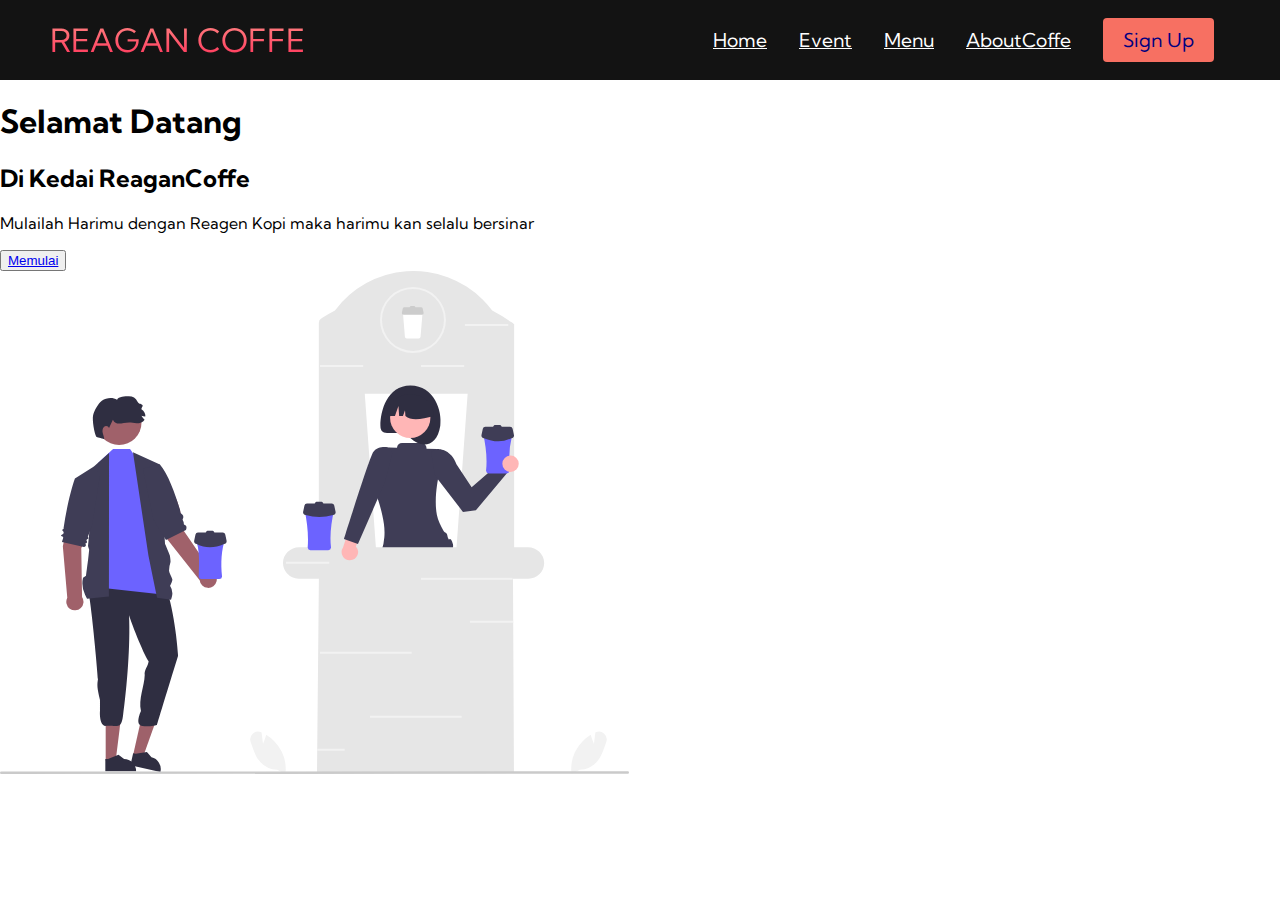
<file: index.html>
<!DOCTYPE html>
<html lang="en">
    <head>
        <meta charset="UTF-8" />
        <meta http-equiv="X-UA-Compatible" content="IE=edge" />
        <link type="text/css" rel="stylesheet" href="style.css" />
        <meta name="viewport" content="width=device-width, initial-scale=1.0" />
        <title>Reagan Coffe</title>
        <link href="https://fonts.googleapis.com/css2?family=Kumbh+Sans:wght@400;700&display=swap" rel="stylesheet">
    </head>
    <body>
        <nav class="navbar">
            <div class="navbar__container">
                <a href="/" id="navbar__logo">REAGAN COFFE</a>
                <div class="navbar__toggle" id="mobile-menu">
                    <span class="bar"></span>
                    <span class="bar"></span>
                    <span class="bar"></span>
                </div>
                <ul class="navbar__menu">
                    <li class="navbar__item">
                        <a href="/index.html" class="navbar__links">Home</a>
                    </li>
                    <li class="navbar__item">
                        <a href="/event.html" class="navbar__links">Event</a>
                    </li>
                    <li class="navbar__item">
                        <a href="/menu.html" class="navbar__links">Menu</a>
                    </li>
                    <li class="navbar__item">
                        <a href="/Aboutcoffe.html" class="navbar__links">AboutCoffe</a>
                    </li>
                    <li class="navbar__btn">
                        <a href="/index.html" class="button">Sign Up</a></li>
                    </li>
                </ul>
            </div>
        </nav>

        <!-- Page Awal -->
        <div class="main">
            <div class="main__container">
                <div class="main__content">
                    <h1>Selamat Datang</h1>
                    <h2>Di Kedai ReaganCoffe</h2>
                    <p>Mulailah Harimu dengan Reagen Kopi maka harimu kan selalu bersinar</p>
                    <button class="main__btn"><a href="/">Memulai</a></button>
                </div>
                <div class="main__img--container">
                    <img src="images/iced.svg" alt="pic" id="main__img" />
                </div>
            </div>
        </div>

        <script src="app.js"></script>
    </body>
</html>
</file>
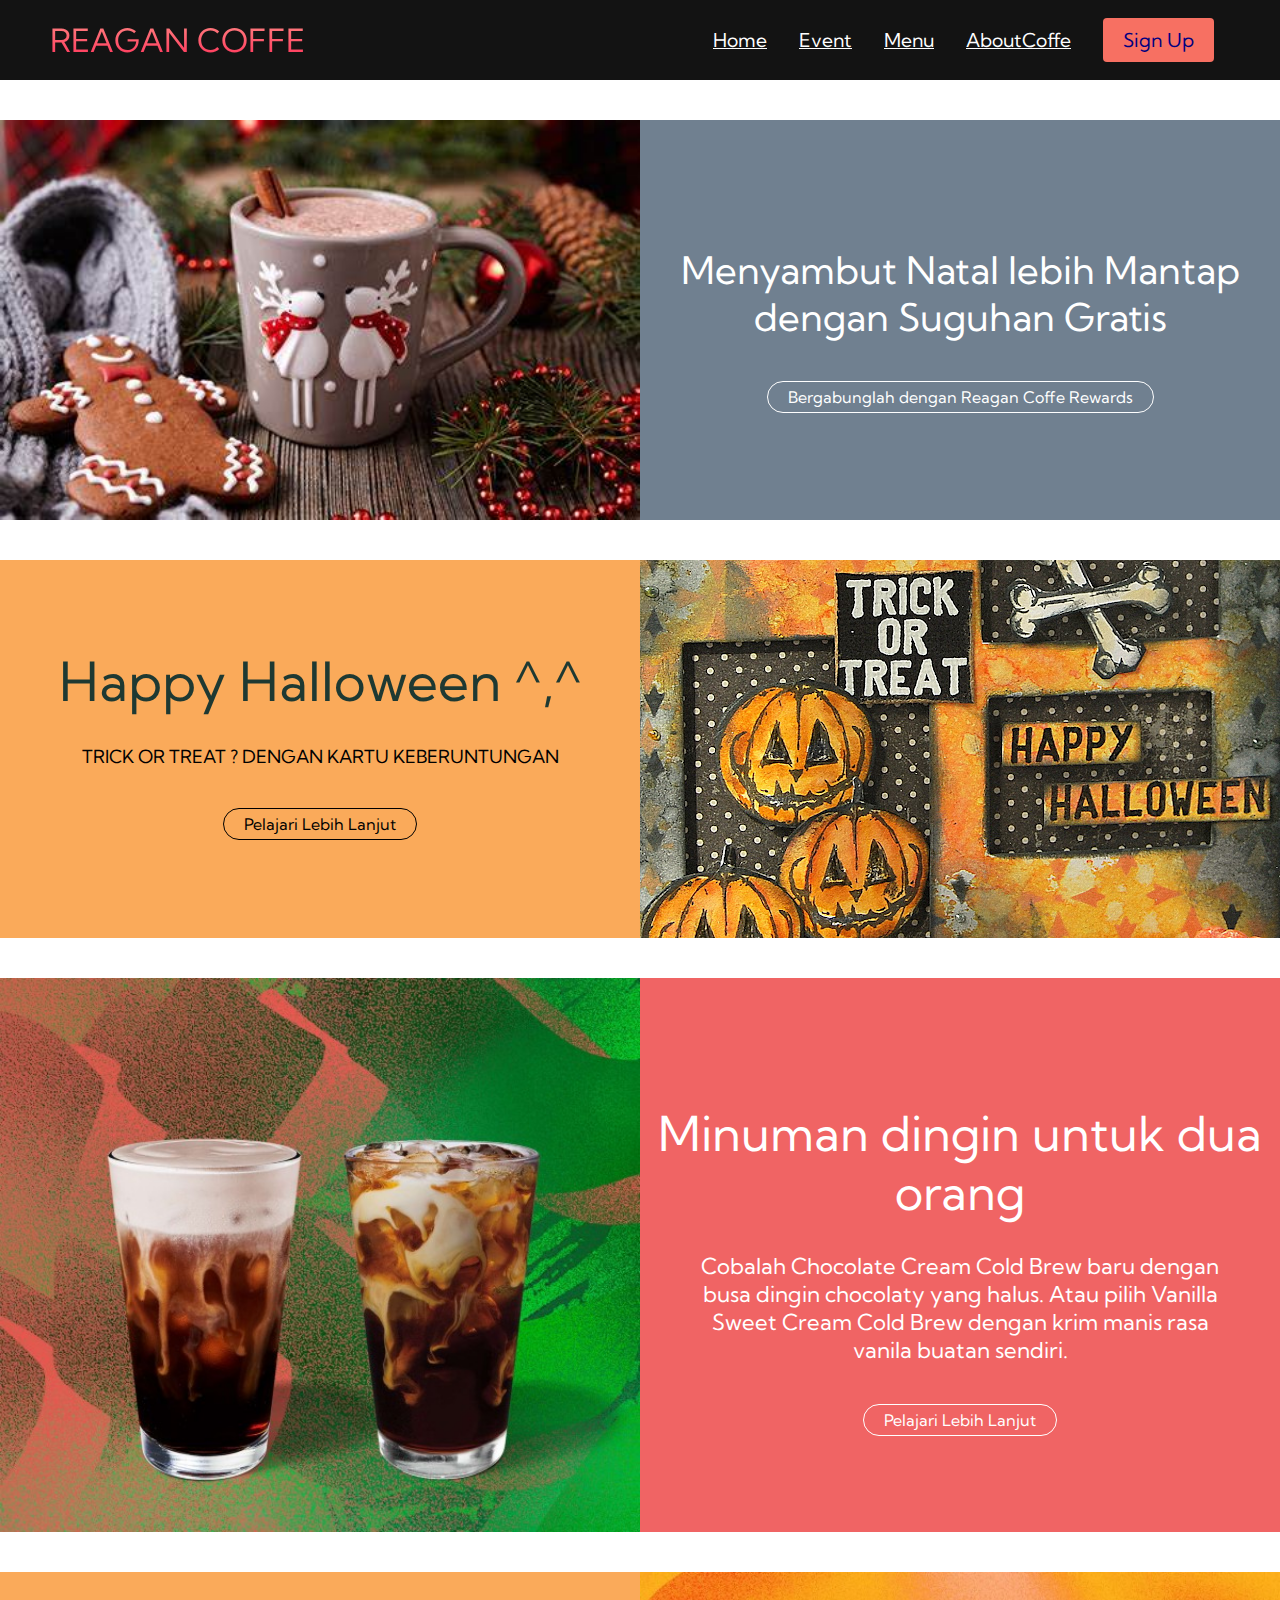
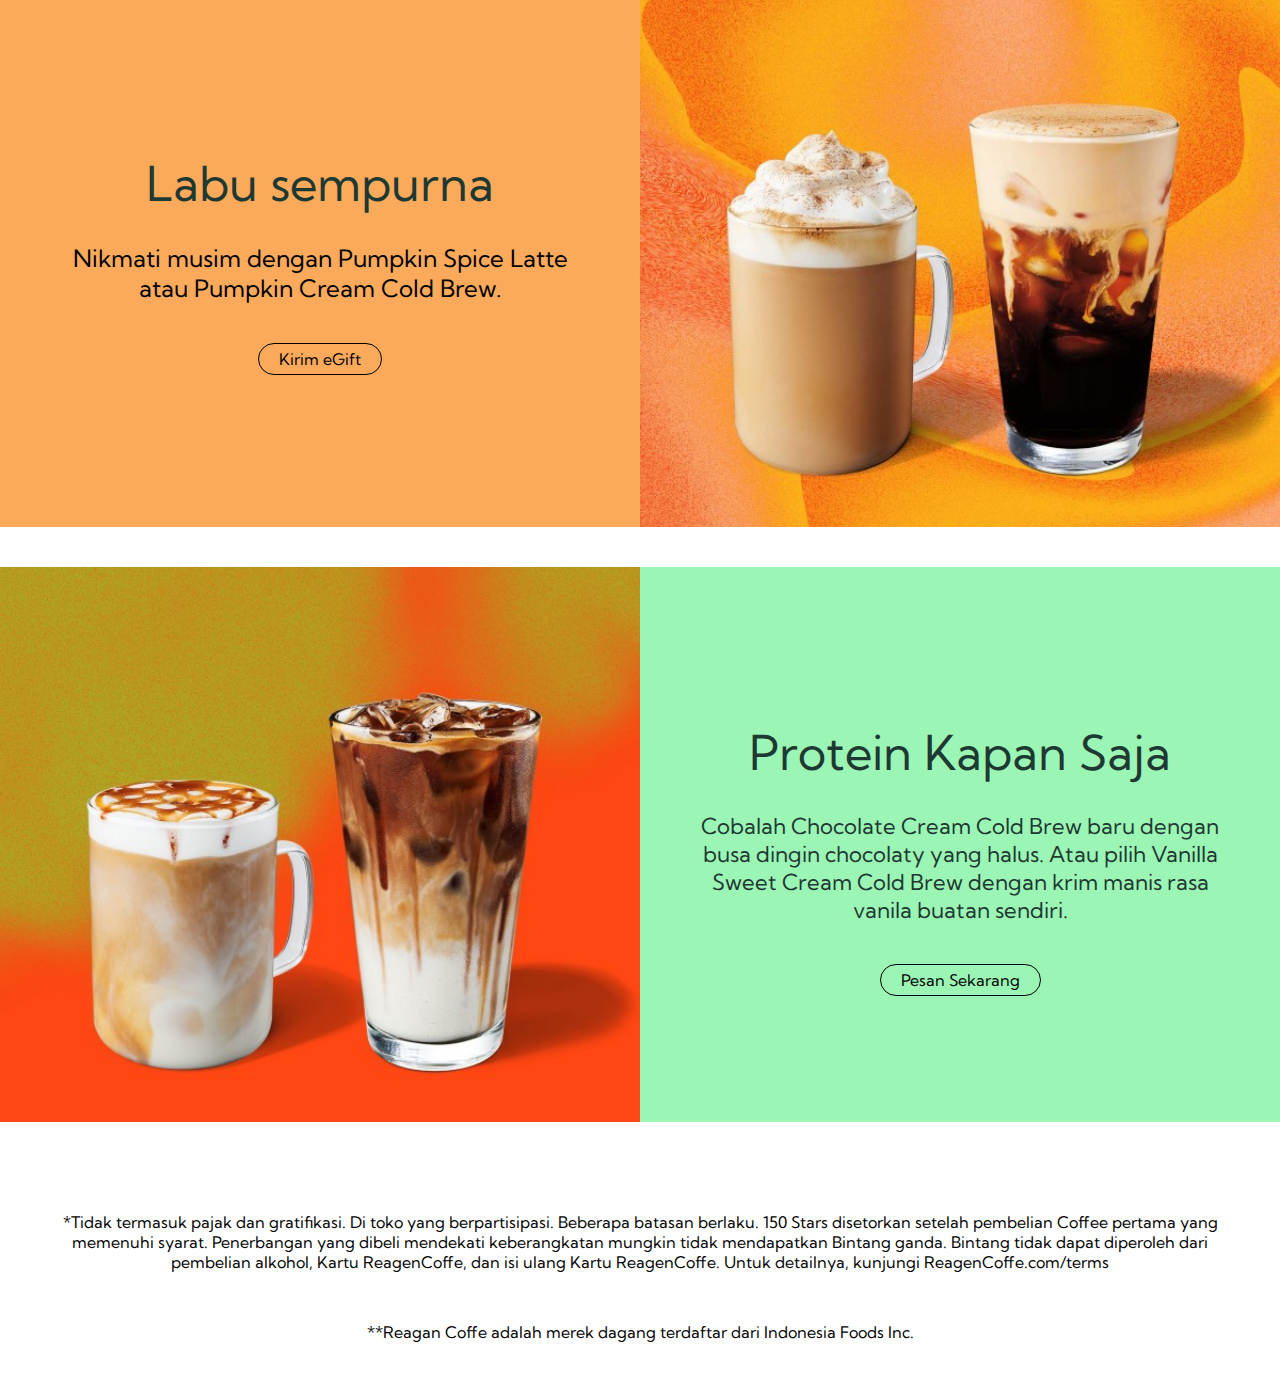
<file: event.html>
<!DOCTYPE html>
<html lang="en">
    <head>
        <meta charset="UTF-8" />
        <meta http-equiv="X-UA-Compatible" content="IE=edge" />
        <link type="text/css" rel="stylesheet" href="style.css" />
        <meta name="viewport" content="width=device-width, initial-scale=1.0" />
        <title>Reagan Coffe</title>
        <link href="https://fonts.googleapis.com/css2?family=Kumbh+Sans:wght@400;700&display=swap" rel="stylesheet">
    </head>
    <body>
        <nav class="navbar">
            <div class="navbar__container">
                <a href="/" id="navbar__logo">REAGAN COFFE</a>
                <div class="navbar__toggle" id="mobile-menu">
                    <span class="bar"></span>
                    <span class="bar"></span>
                    <span class="bar"></span>
                </div>
                <ul class="navbar__menu">
                    <li class="navbar__item">
                        <a href="/index.html" class="navbar__links">Home</a>
                    </li>
                    <li class="navbar__item">
                        <a href="/event.html" class="navbar__links">Event</a>
                    </li>
                    <li class="navbar__item">
                        <a href="/menu.html" class="navbar__links">Menu</a>
                    </li>
                    <li class="navbar__item">
                        <a href="/Aboutcoffe.html" class="navbar__links">AboutCoffe</a>
                    </li>
                    <li class="navbar__btn">
                        <a href="/index.html" class="button">Sign Up</a>
                    </li>
                </ul>
            </div>
        </nav>
        <script src="app.js"></script>
        <div class="container">
            <div class="product-container">
                <div class="product" style="background-color: 	#708090">
                    <div class="product-left">
                        <img
                            alt="Starbucks products with gold stars featured on a pink and purple gradient background."
                            class="block"
                            src="images/natal.jpg" width="800"  
                        />
                    </div>
                    <div class="product-right">
                        <div
                            class="product-title"
                            style="font-size: 38px; margin-top: 50px"
                        >
                        Menyambut Natal lebih Mantap dengan Suguhan Gratis
                        </div>
                        <div
                            class="product-button product-button-white"
                            style="margin-top: 40px"
                        >
                            Bergabunglah dengan Reagan Coffe Rewards   
                        </div>
                    </div>
                </div>
            </div>
            <ProductContainer class="product-container">
                <div class="product" style="background-color: #faaa5a">
                    <div class="product-right">
                        <Judul
                            class="product-title"
                            style="
                                font-size: 54px;
                                margin-top: 20px;
                                color: #1e3932;
                            "
                        >
                            Happy Halloween ^,^
                        </Judul>
                        <div class="product-description">
                            TRICK OR TREAT ?
                            DENGAN KARTU KEBERUNTUNGAN
                        </div>
                        <div
                            class="product-button product-button-black"
                            style="margin-top: 10px"
                        >
                            Pelajari Lebih Lanjut
                        </div>
                    </div>
                    <div class="product-left">
                        <img alt="Gift card says, “Merry Christmas” against a dark silhouette of trees and illustrated eyes." class="block" src="images/Scared.JPG" width="900">
                    </div>
                </div>
            </ProductContainer>
            <ProductContainer class="product-container">
                <div class="product" style="background-color: #f06464">
                    <div class="product-left">
                        <img
                            alt="Two marbled iced coffee drinks in tall glasses."
                            class="block"
                            src="images/1.jpg" width="800"
                        />
                    </div>
                    <div class="product-right">
                        <div
                            class="product-title"
                            style="
                                font-size: 48px;
                                margin-top: 60px;
                                color: white;
                            "
                        >
                            Minuman dingin untuk dua orang
                        </div>
                        <div
                            class="product-description"
                            style="color: white; font-size: 22px"
                        >
                            Cobalah Chocolate Cream Cold Brew baru dengan 
                            busa dingin chocolaty yang halus. Atau pilih Vanilla Sweet Cream 
                            Cold Brew dengan krim manis rasa vanila buatan sendiri.
                        </div>
                        <div
                            class="product-button product-button-white"
                            style="margin-top: 10px"
                        >
                            Pelajari Lebih Lanjut
                        </div>
                    </div>
                </div>
            </ProductContainer>
            <div class="product-container">
                <div class="product" style="background-color: #faaa5a">
                    <div class="product-right">
                        <div
                            class="product-title"
                            style="
                                font-size: 48px;
                                margin-top: 60px;
                                color: #1e3932;
                            "
                        >
                            Labu sempurna
                        </div>
                        <div
                            class="product-description"
                            style="
                                font-size: 24px;
                                max-width: 500px;
                                text-align: center;
                            "
                        >
                            Nikmati musim dengan Pumpkin Spice Latte atau Pumpkin Cream Cold Brew.
                        </div>
                        <div
                            class="product-button product-button-black"
                            style="margin-top: 10px"
                        >
                            Kirim eGift
                        </div>
                    </div>
                    <div class="product-left">
                        <img alt="A coffee drink with whip cream topping in a clear mug next to a marbled coffee drink in a tall, clear glass with thick foam topping." class="block" src="images/2.jpg" width="900">
                    </div>
                </div>
            </div>
            <div class="product-container">
                <div class="product" style="background-color: #9bf5b4">
                    <div class="product-left">
                        <img alt="Clear mug contains a coffee drink with foamy top, sitting next to layered iced coffee drink in a tall glass." class="block" src="images/3.jpg" width="800">
                    </div>
                    <div class="product-right">
                        <div
                            class="product-title"
                            style="
                                font-size: 48px;
                                margin-top: 60px;
                                color: #1e3932;
                            "
                        >
                            Protein Kapan Saja
                        </div>
                        <div
                            class="product-description"
                            style="color: #1e3932; font-size: 22px"
                        >
                            Cobalah Chocolate Cream Cold Brew baru dengan 
                            busa dingin chocolaty yang halus. Atau pilih Vanilla Sweet Cream 
                            Cold Brew dengan krim manis rasa vanila buatan sendiri.
                        </div>
                        <div
                            class="product-button product-button-black"
                            style="margin-top: 10px"
                        >
                            Pesan Sekarang
                        </div>
                    </div>
                </div>
            </div>
        </div>

        <div class="footer">
            <div>
                *Tidak termasuk pajak dan gratifikasi. Di toko yang berpartisipasi. Beberapa batasan berlaku. 
                150 Stars disetorkan setelah pembelian Coffee pertama yang memenuhi syarat. 
                Penerbangan yang dibeli mendekati keberangkatan mungkin tidak mendapatkan Bintang ganda. 
                Bintang tidak dapat diperoleh dari pembelian alkohol, Kartu ReagenCoffe, dan isi ulang Kartu ReagenCoffe. Untuk detailnya, kunjungi ReagenCoffe.com/terms
            </div>
            <div style="margin-top: 50px">
                **Reagan Coffe adalah merek dagang terdaftar dari Indonesia Foods Inc.
            </div>
        </div>
    </body>
</html>
</file>
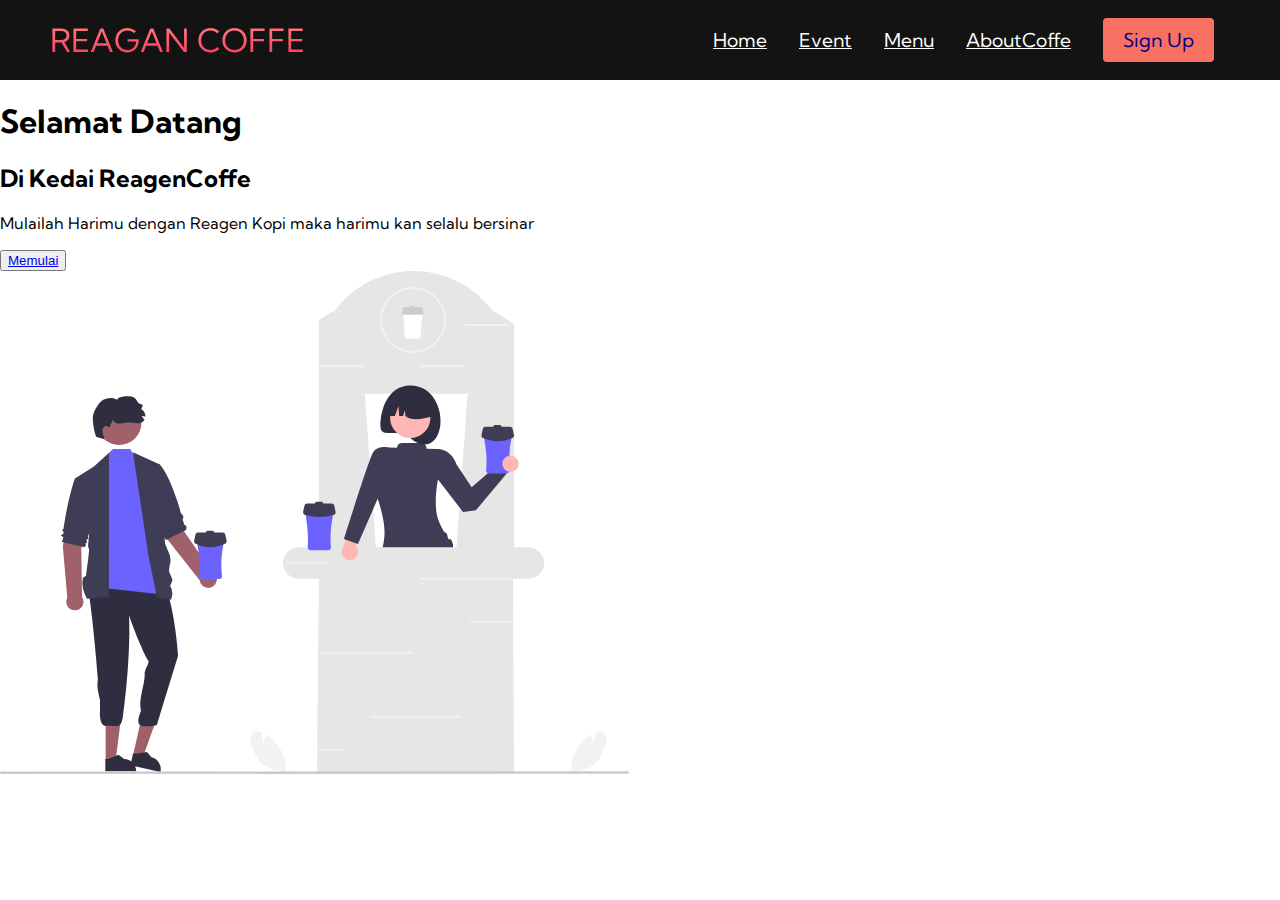
<file: home.html>
<!DOCTYPE html>
<html lang="en">
    <head>
        <meta charset="UTF-8" />
        <meta http-equiv="X-UA-Compatible" content="IE=edge" />
        <link type="text/css" rel="stylesheet" href="style.css" />
        <meta name="viewport" content="width=device-width, initial-scale=1.0" />
        <title>Reagan Coffe</title>
        <link href="https://fonts.googleapis.com/css2?family=Kumbh+Sans:wght@400;700&display=swap" rel="stylesheet">
    </head>
    <body>
        <nav class="navbar">
            <div class="navbar__container">
                <a href="/" id="navbar__logo">REAGAN COFFE</a>
                <div class="navbar__toggle" id="mobile-menu">
                    <span class="bar"></span>
                    <span class="bar"></span>
                    <span class="bar"></span>
                </div>
                <ul class="navbar__menu">
                    <li class="navbar__item">
                        <a href="/home.html" class="navbar__links">Home</a>
                    </li>
                    <li class="navbar__item">
                        <a href="/index.html" class="navbar__links">Event</a>
                    </li>
                    <li class="navbar__item">
                        <a href="/menu.html" class="navbar__links">Menu</a>
                    </li>
                    <li class="navbar__item">
                        <a href="/Aboutcoffe.html" class="navbar__links">AboutCoffe</a>
                    </li>
                    <li class="navbar__btn">
                        <a href="/home.html" class="button">Sign Up</a></li>
                    </li>
                </ul>
            </div>
        </nav>

        <!-- Page Awal -->
        <div class="main">
            <div class="main__container">
                <div class="main__content">
                    <h1>Selamat Datang</h1>
                    <h2>Di Kedai ReagenCoffe</h2>
                    <p>Mulailah Harimu dengan Reagen Kopi maka harimu kan selalu bersinar</p>
                    <button class="main__btn"><a href="/">Memulai</a></button>
                </div>
                <div class="main__img--container">
                    <img src="images/iced.svg" alt="pic" id="main__img" />
                </div>
            </div>
        </div>

        <script src="app.js"></script>
    </body>
</html>
</file>
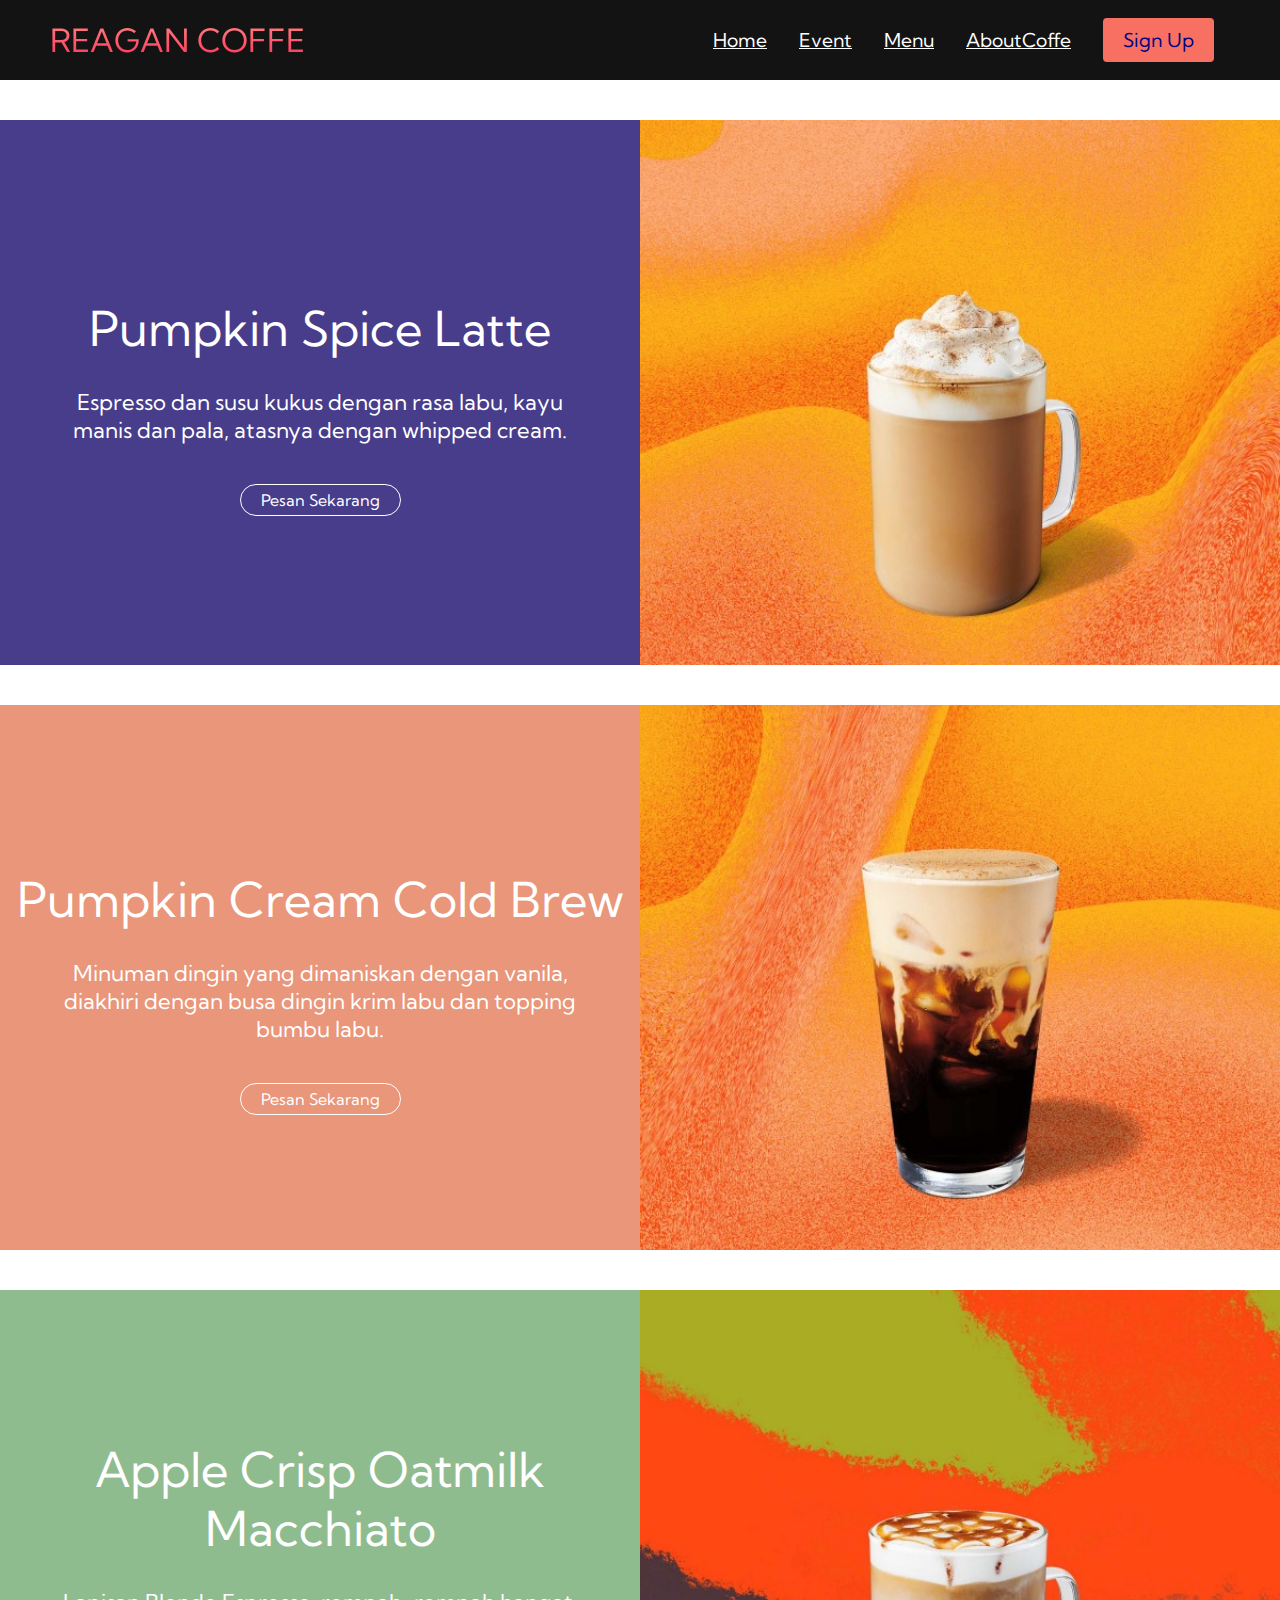
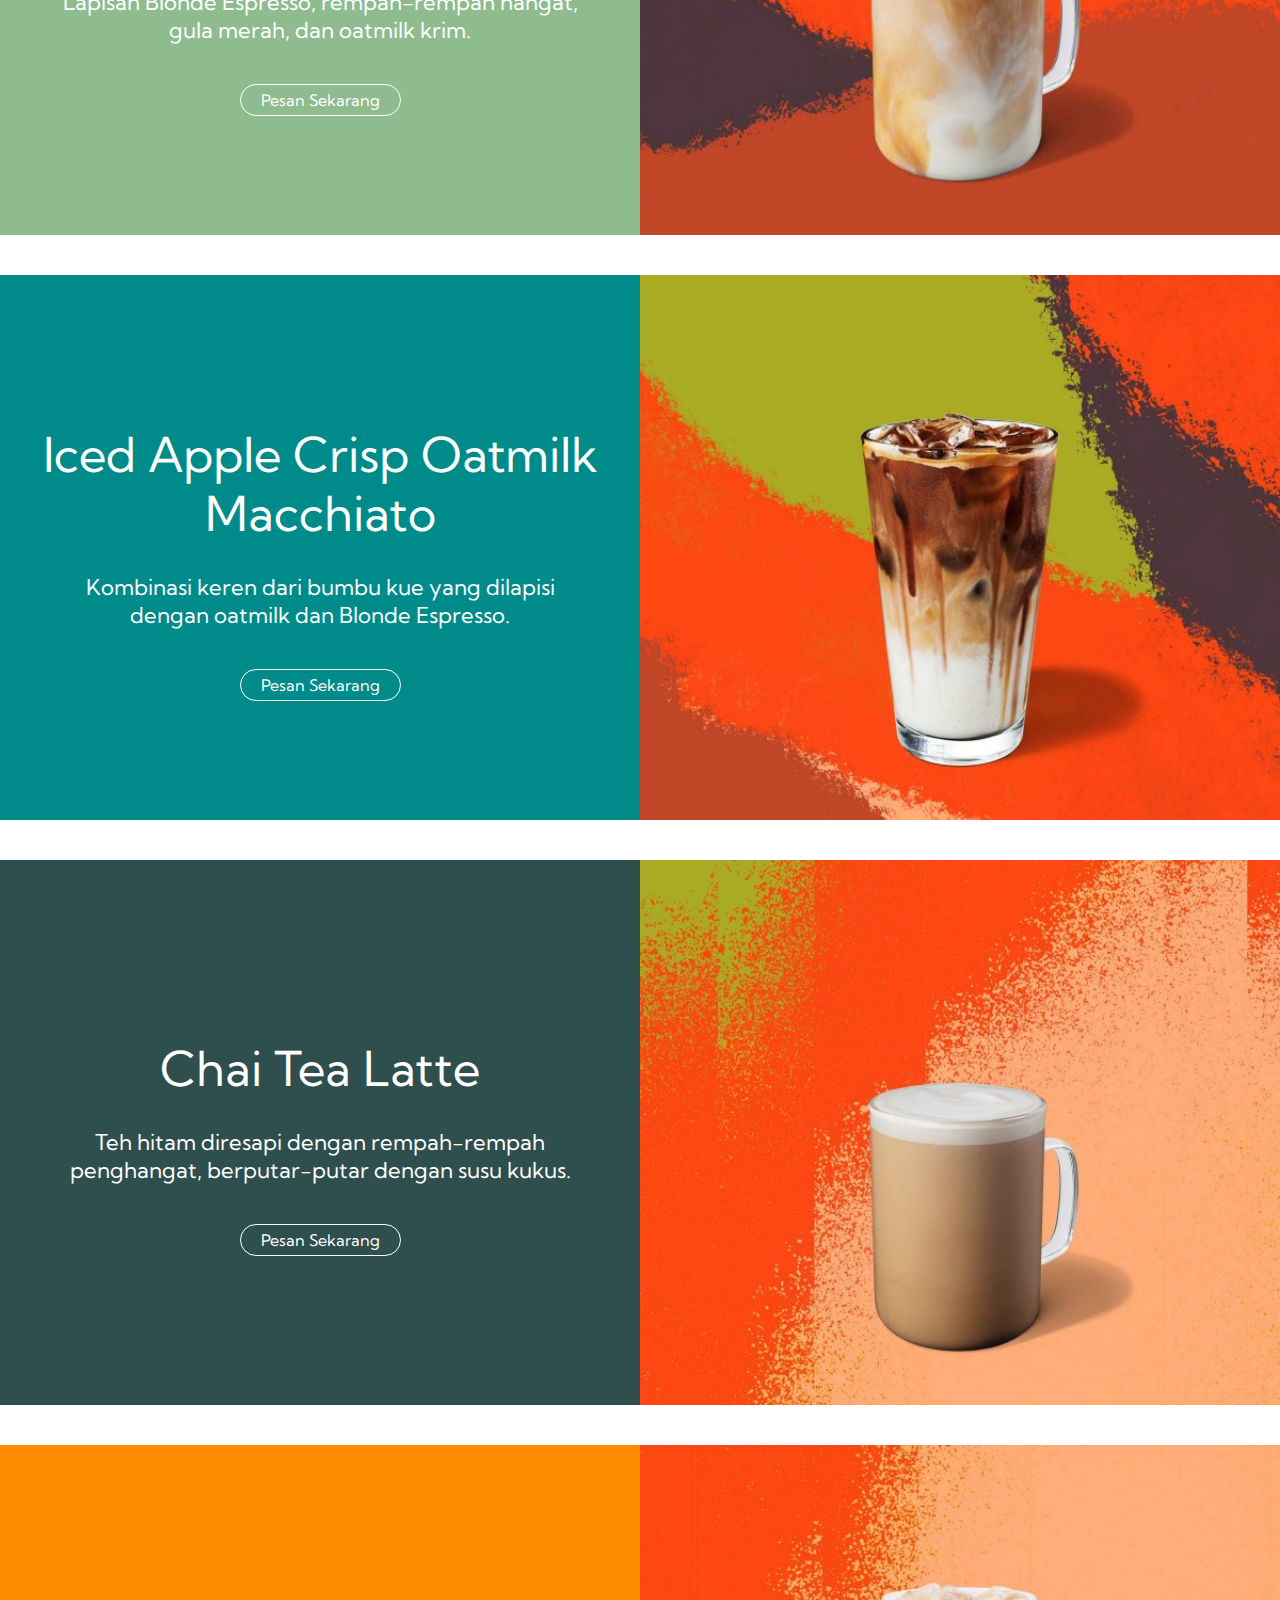
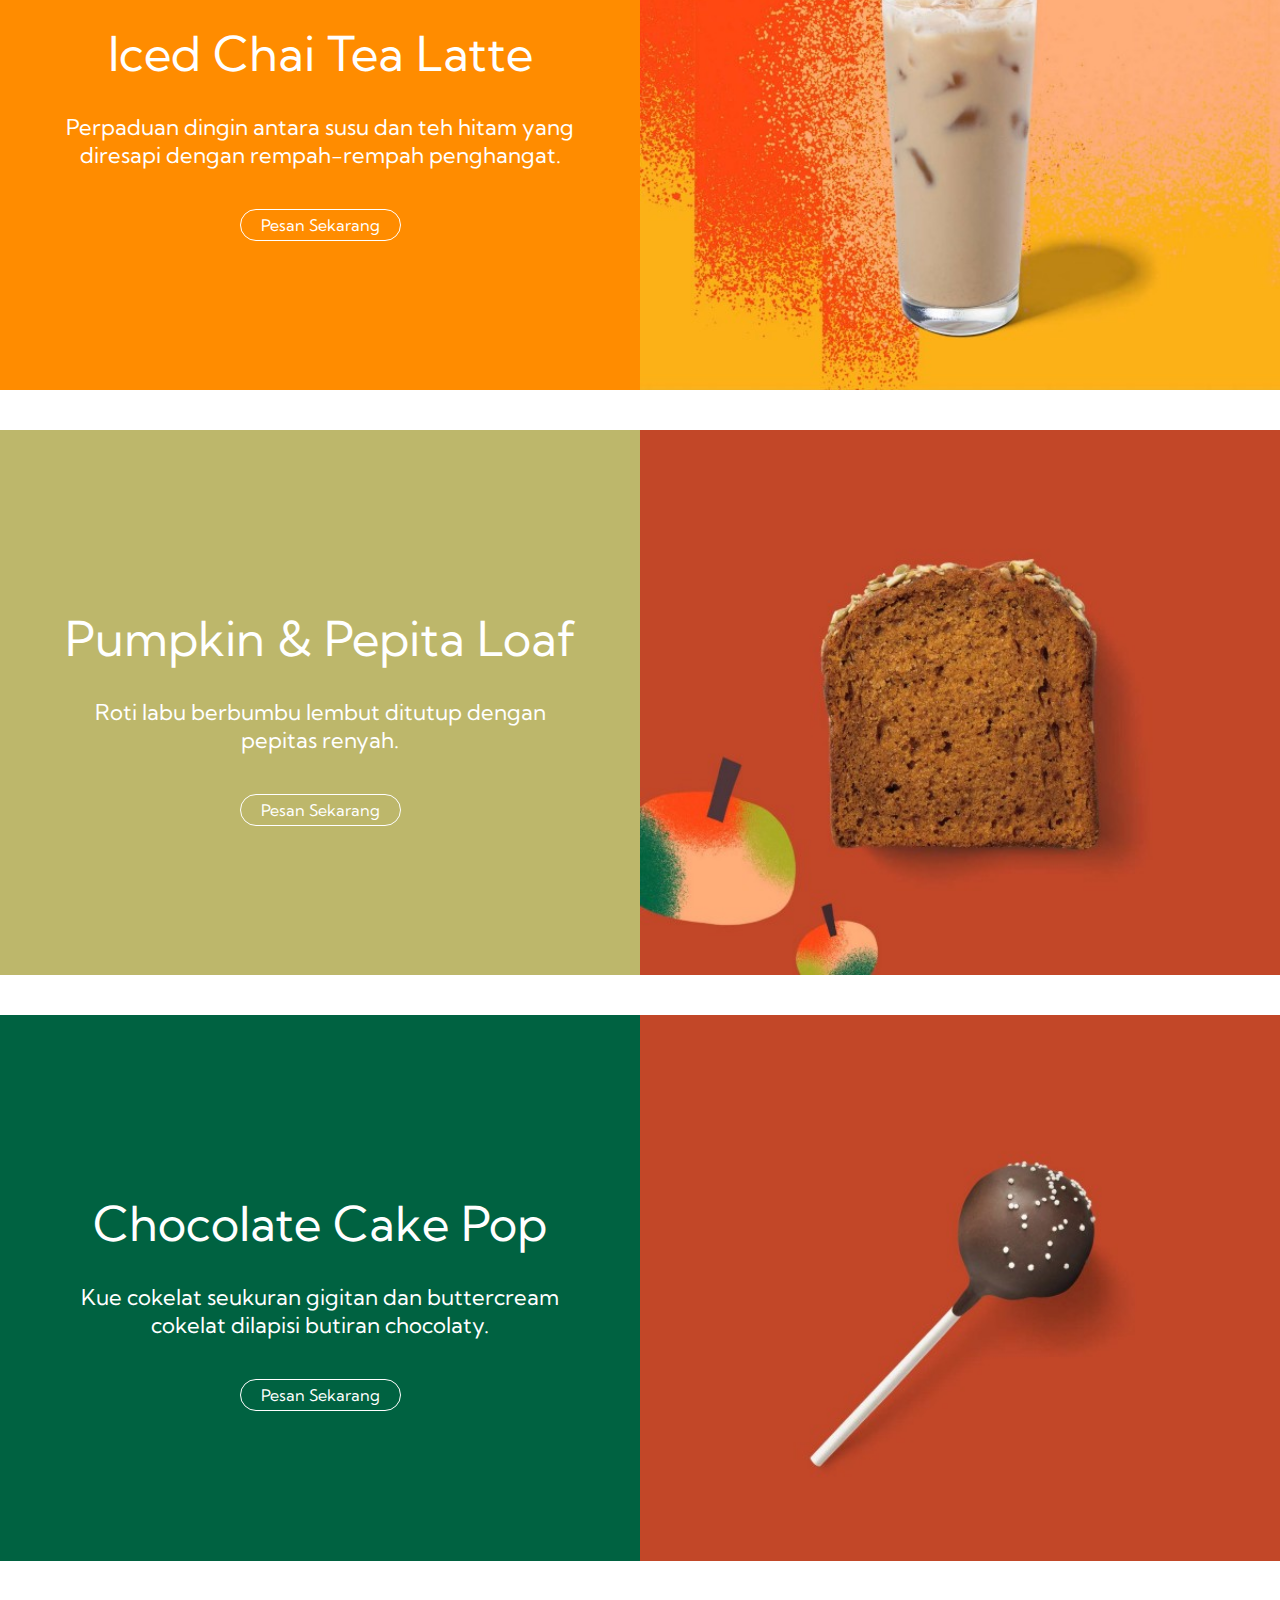
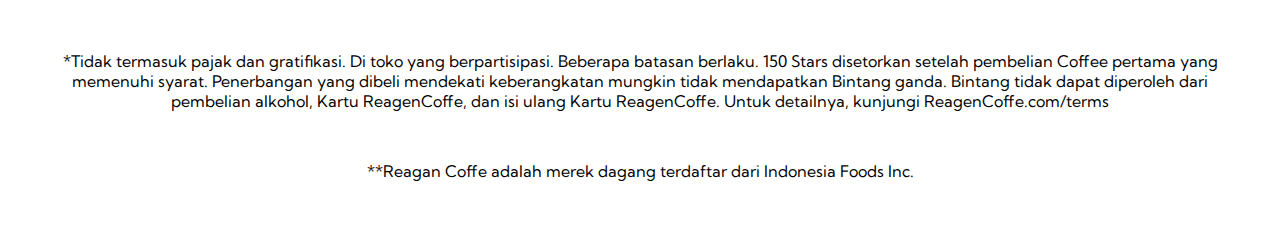
<file: menu.html>
<!DOCTYPE html>
<html lang="en">
    <head>
        <meta charset="UTF-8" />
        <meta http-equiv="X-UA-Compatible" content="IE=edge" />
        <link type="text/css" rel="stylesheet" href="style.css" />
        <meta name="viewport" content="width=device-width, initial-scale=1.0" />
        <title>Reagan Coffe</title>
        <link href="https://fonts.googleapis.com/css2?family=Kumbh+Sans:wght@400;700&display=swap" rel="stylesheet">
    </head>
    <body>
        <nav class="navbar">
            <div class="navbar__container">
                <a href="/" id="navbar__logo">REAGAN COFFE</a>
                <div class="navbar__toggle" id="mobile-menu">
                    <span class="bar"></span>
                    <span class="bar"></span>
                    <span class="bar"></span>
                </div>
                <ul class="navbar__menu">
                    <li class="navbar__item">
                        <a href="/index.html" class="navbar__links">Home</a>
                    </li>
                    <li class="navbar__item">
                        <a href="/event.html" class="navbar__links">Event</a>
                    </li>
                    <li class="navbar__item">
                        <a href="/menu.html" class="navbar__links">Menu</a>
                    </li>
                    <li class="navbar__item">
                        <a href="/Aboutcoffe.html" class="navbar__links">AboutCoffe</a>
                    </li>
                    <li class="navbar__btn">
                        <a href="/index.html" class="button">Sign Up</a>
                    </li>
                </ul>
            </div>
        </nav>
            <div class="product-container">
                <div class="product" style="background-color: #483D8B">
                    <div class="product-right">
                        <div
                        class="product-title"
                        style="
                            font-size: 48px;
                            margin-top: 60px;
                            color: white;
                        "
                        >
                        Pumpkin Spice Latte
                        </div>
                        <div
                        class="product-description"
                        style="color: white; font-size: 22px"
                        >
                        Espresso dan susu kukus dengan rasa labu, kayu manis dan pala, atasnya dengan whipped cream.
                        </div>
                        <div
                        class="product-button product-button-white"
                        style="margin-top: 10px"
                        >
                            Pesan Sekarang
                        </div>
                    </div>
                    <div class="product-left">
                        <img class="block" src="images/menu1.jpg" width="800">
                    </div>
                </div>
            </div>
            <div class="product-container">
                <div class="product" style="background-color: #E9967A">
                    <div class="product-right">
                        <div
                        class="product-title"
                        style="
                            font-size: 48px;
                            margin-top: 60px;
                            color: white;
                        "
                        >
                        Pumpkin Cream Cold Brew
                        </div>
                        <div
                        class="product-description"
                        style="color: white; font-size: 22px"
                        >
                        Minuman dingin yang dimaniskan dengan vanila, diakhiri dengan busa dingin krim labu dan topping bumbu labu.
                        </div>
                        <div
                        class="product-button product-button-white"
                        style="margin-top: 10px"
                        >
                            Pesan Sekarang
                        </div>
                    </div>
                    <div class="product-left">
                        <img class="block" src="images/menu2.jpg" width="800">
                    </div>
                </div>
            </div>
            <div class="product-container">
                <div class="product" style="background-color: #8FBC8F">
                    <div class="product-right">
                        <div
                        class="product-title"
                        style="
                            font-size: 48px;
                            margin-top: 60px;
                            color: white;
                        "
                        >
                        Apple Crisp Oatmilk Macchiato
                        </div>
                        <div
                        class="product-description"
                        style="color: white; font-size: 22px"
                        >
                        Lapisan Blonde Espresso, rempah-rempah hangat, gula merah, dan oatmilk krim.
                        </div>
                        <div
                        class="product-button product-button-white"
                        style="margin-top: 10px"
                        >
                            Pesan Sekarang
                        </div>
                    </div>
                    <div class="product-left">
                        <img class="block" src="images/menu3.jpg" width="800">
                    </div>
                </div>
            </div>
            <div class="product-container">
                <div class="product" style="background-color: #008B8B">
                    <div class="product-right">
                        <div
                        class="product-title"
                        style="
                            font-size: 48px;
                            margin-top: 60px;
                            color: white;
                        "
                        >
                        Iced Apple Crisp Oatmilk Macchiato
                        </div>
                        <div
                        class="product-description"
                        style="color: white; font-size: 22px"
                        >
                        Kombinasi keren dari bumbu kue yang dilapisi dengan oatmilk dan Blonde Espresso.
                        </div>
                        <div
                        class="product-button product-button-white"
                        style="margin-top: 10px"
                        >
                            Pesan Sekarang
                        </div>
                    </div>
                    <div class="product-left">
                        <img class="block" src="images/menu4.jpg" width="800">
                    </div>
                </div>
            </div>
            <div class="product-container">
                <div class="product" style="background-color: #2F4F4F">
                    <div class="product-right">
                        <div
                        class="product-title"
                        style="
                            font-size: 48px;
                            margin-top: 60px;
                            color: white;
                        "
                        >
                        Chai Tea Latte
                        </div>
                        <div
                        class="product-description"
                        style="color: white; font-size: 22px"
                        >
                        Teh hitam diresapi dengan rempah-rempah penghangat, berputar-putar dengan susu kukus.
                        </div>
                        <div
                        class="product-button product-button-white"
                        style="margin-top: 10px"
                        >
                            Pesan Sekarang
                        </div>
                    </div>
                    <div class="product-left">
                        <img class="block" src="images/menu5.jpg" width="800">
                    </div>
                </div>
            </div>
            <div class="product-container">
                <div class="product" style="background-color: #FF8C00">
                    <div class="product-right">
                        <div
                        class="product-title"
                        style="
                            font-size: 48px;
                            margin-top: 60px;
                            color: white;
                        "
                        >
                        Iced Chai Tea Latte
                        </div>
                        <div
                        class="product-description"
                        style="color: white; font-size: 22px"
                        >
                        Perpaduan dingin antara susu dan teh hitam yang diresapi dengan rempah-rempah penghangat.
                        </div>
                        <div
                        class="product-button product-button-white"
                        style="margin-top: 10px"
                        >
                            Pesan Sekarang
                        </div>
                    </div>
                    <div class="product-left">
                        <img class="block" src="images/menu6.jpg" width="800">
                    </div>
                </div>
            </div>
            <div class="product-container">
                <div class="product" style="background-color: #BDB76B">
                    <div class="product-right">
                        <div
                        class="product-title"
                        style="
                            font-size: 48px;
                            margin-top: 60px;
                            color: white;
                        "
                        >
                        Pumpkin & Pepita Loaf
                        </div>
                        <div
                        class="product-description"
                        style="color: white; font-size: 22px"
                        >
                        Roti labu berbumbu lembut ditutup dengan pepitas renyah.
                        </div>
                        <div
                        class="product-button product-button-white"
                        style="margin-top: 10px"
                        >
                            Pesan Sekarang
                        </div>
                    </div>
                    <div class="product-left">
                        <img class="block" src="images/menu7.jpg" width="900">
                    </div>
                </div>
            </div>
            <div class="product-container">
                <div class="product" style="background-color: #006241">
                    <div class="product-right">
                        <div
                        class="product-title"
                        style="
                            font-size: 48px;
                            margin-top: 60px;
                            color: white;
                        "
                        >
                        Chocolate Cake Pop
                        </div>
                        <div
                        class="product-description"
                        style="color: white; font-size: 22px"
                        >
                        Kue cokelat seukuran gigitan dan buttercream cokelat dilapisi butiran chocolaty.
                        </div>
                        <div
                        class="product-button product-button-white"
                        style="margin-top: 10px"
                        >
                            Pesan Sekarang
                        </div>
                    </div>
                    <div class="product-left">
                        <img class="block" src="images/menu8.jpg" width="800">
                    </div>
                </div>
            </div>
        </div>
        

        <div class="footer">
            <div>
                *Tidak termasuk pajak dan gratifikasi. 
                Di toko yang berpartisipasi. Beberapa batasan berlaku. 
                150 Stars disetorkan setelah pembelian Coffee pertama yang memenuhi syarat. 
                Penerbangan yang dibeli mendekati keberangkatan mungkin tidak mendapatkan Bintang ganda. 
                Bintang tidak dapat diperoleh dari pembelian alkohol, Kartu ReagenCoffe, dan isi ulang Kartu ReagenCoffe. 
                Untuk detailnya, kunjungi ReagenCoffe.com/terms
            </div>
            <div style="margin-top: 50px">
                **Reagan Coffe adalah merek dagang terdaftar dari Indonesia Foods Inc.
            </div>
        </div>
    </body>
</html>
</file>
<file: style.css>
body {
    box-sizing:border-box;
    margin: 0;
    padding: 0;
    font-family: 'Kumbh Sans', sans-serif;
    
}
.navbar {
    background: #131313;
    height: 80px;
    display: flex;
    justify-content: center;
    align-items: center;
    font-size: 1.2rem;
    position: sticky;
    top: 0;
    z-index: 999;
}

.navbar__container {
    display: flex;
    justify-content: space-between;
    height: 80px;
    z-index: 1;
    width: 100%;
    max-width: 1300px;
    margin: 0 auto;
    padding: 0 50px;
}

#navbar__logo {
    background: color #ff8177;
    background-image: linear-gradient(to top, #ff0844 0%, #ffb199 100%);
    background-size: 100%;
    -webkit-background-clip: text;
    -moz-background-clip: text;
    -webkit-text-fill-color: transparent;
    -moz-text-fill-color: transparent;
    display: flex;
    align-items: center;
    cursor: pointer;
    text-decoration: none;
    font-size: 2rem;
}

.fa-gem {
    margin-right: 0.5rem;
}

.navbar__menu {
    display: flex;
    align-items: center;
    list-style: none;
    text-align: center;
}

.navbar__item {
    height: 80px;
}

.navbar__links {
    color: #fff;
    display: flex;
    align-items: center;
    justify-content: center;
    text-decoration: center;
    padding: 0 1rem;
    height: 100%;
}

.navbar__btn {
    display: flex;
    justify-content: center;
    align-items: center;
    padding: 0 1rem;
    width: 100%;
}

.button {
    display: flex;
    justify-content: center;
    align-items: center;
    text-decoration: none;
    padding: 10px 20px;
    width: 100%;
    border: none;
    outline: none;
    border-radius: 4px;
    background: #f77062;
    color: #000080;
}

.container {
    max-width: 1440px;
    margin: auto;
}

.container1 {
    max-width: 1440px;
    margin: auto;
    text-align: left;
}
.product img {
    max-width: 100%;
    object-fit: contain;
    height: 100%;
}
.product {
    display: flex;
}

.product-left,
.product-right {
    max-width: 50%;
    display: flex;
    width: 50%;
    align-items: center;
    justify-content: center;
    height: 100%;
    align-content: stretch;
    flex-direction: column;
}

.product-title {
    width: 100%;
    text-align: center;
    color: white;
}
.product-container {
    margin: 40px 0px 40px 0px;
    display: flex;
}

.product-button {
    border: 1px solid white;
    max-width: max-content;
    padding: 5px 20px 5px 20px;
    border-radius: 40px;
    text-align: center;
    margin: auto;
    margin-bottom: 30px;
}

.product-button-white {
    color: white;
}

.product-button-black {
    color: black;
    border-color: black;
}

.product-description {
    text-align: center;
    padding: 30px 60px 30px 60px;
    font-size: 18px;
}

.footer {
    padding: 50px;
    text-align: center;
}
.footer1 {
    padding: 50px;
    text-align: center;
}
</file>
